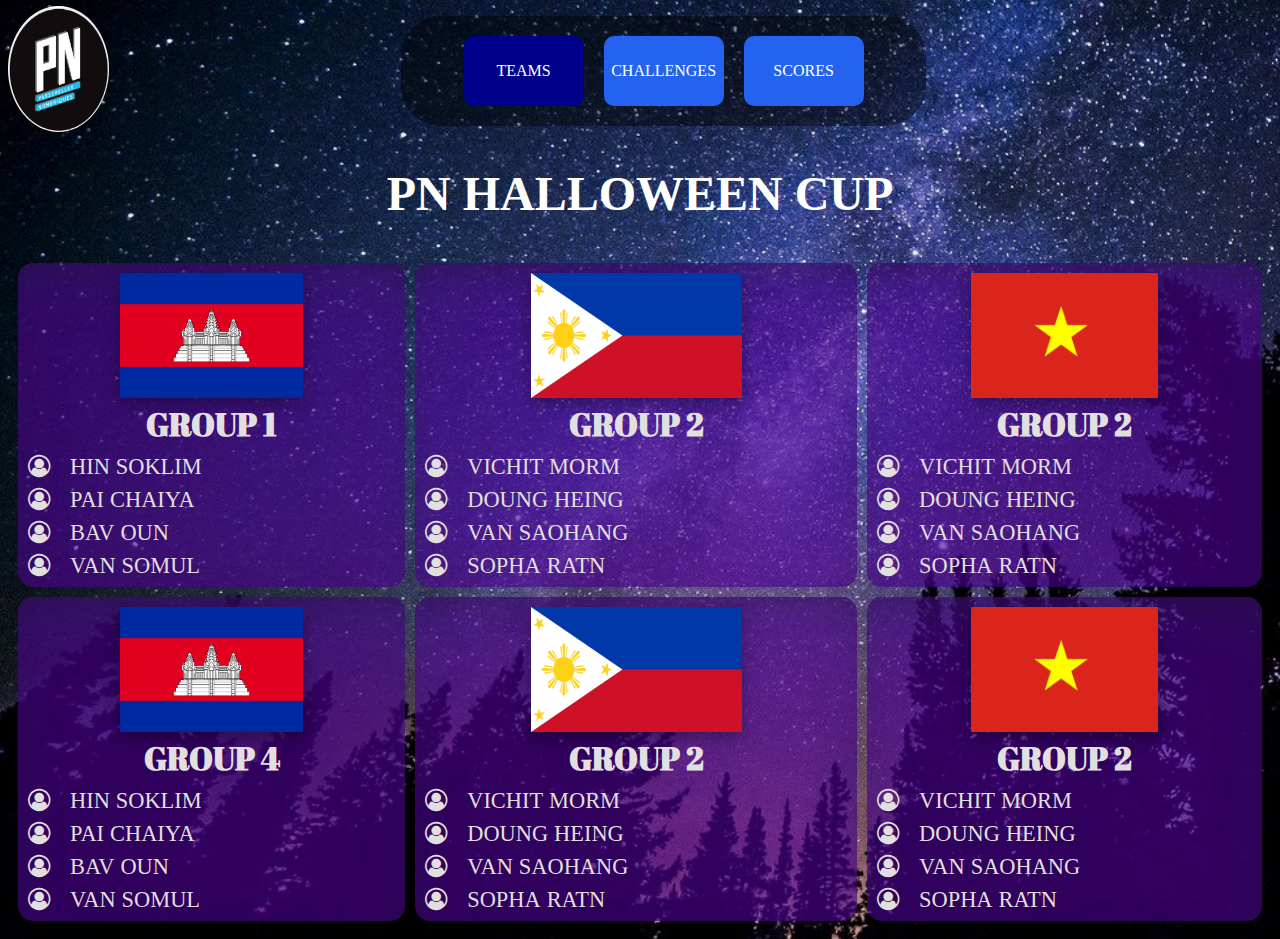
<file: index.html>
<!DOCTYPE html>
<html lang="en">
<head>
    <meta charset="UTF-8">
    <meta http-equiv="X-UA-Compatible" content="IE=edge">
    <meta name="viewport" content="width=device-width, initial-scale=1.0">
    <title>chalange</title>
    <link rel="stylesheet" href="css/style.css">
    <link rel="stylesheet" href="https://cdnjs.cloudflare.com/ajax/libs/font-awesome/4.7.0/css/font-awesome.min.css">
    <link rel="shortcut icon" href="img/pnc.png" type="image/x-icon">
</head>
<body>
        <nav>
            <div class="logo">
                <img src="img/pnc.png" alt="">
            </div>
            <div class="link">
                <li class="active"><a href="#">TEAMS</a></li>
                <li><a href="page/challenges.html">CHALLENGES</a></li>
                <li><a href="page/score.html">SCORES</a></li>
            </div>
        </nav>
    <div class="header">
        <h1>PN Halloween cup</h1>
    </div>

    <div class="container1">
        <div class="content1">
            <div class="img">
                <img src="img/cambodia.png" alt="">
            </div>
            <h4>GROUP 1</h4>
            <div class="group-member">
                <div class="member">
                    <i class="fa fa-user-circle-o"><span>HIN SOKLIM</span></i>
                </div>
                <div class="member">
                    <i class="fa fa-user-circle-o"><span>PAI CHAIYA</span></i>
                </div>
                <div class="member">
                    <i class="fa fa-user-circle-o"><span>BAV OUN</span></i>
                </div>
                <div class="member">
                    <i class="fa fa-user-circle-o"><span>VAN SOMUL</span> </i>
                </div>
            </div>
        </div>
        <div class="content2">
            <div class="img">
                <img src="img/ph.png" alt="">
            </div>
            <h4>GROUP 2</h4>
            <div class="group-member">
                <div class="member">
                    <i class="fa fa-user-circle-o"><span>VICHIT MORM</span></i>
                </div>
                <div class="member">
                    <i class="fa fa-user-circle-o"><span>DOUNG HEING</span></i>
                </div>
                <div class="member">
                    <i class="fa fa-user-circle-o"><span>VAN SAOHANG</span></i>
                </div>
                <div class="member">
                    <i class="fa fa-user-circle-o"><span>SOPHA RATN</span></i>
                </div>
            </div>
        </div>
        <div class="content3">
            <div class="img">
                <img src="img/vaitnam.png" alt="">
            </div>
            <h4>GROUP 2</h4>
            <div class="group-member">
                <div class="member">
                    <i class="fa fa-user-circle-o"><span>VICHIT MORM</span></i>
                </div>
                <div class="member">
                    <i class="fa fa-user-circle-o"><span>DOUNG HEING</span></i>
                </div>
                <div class="member">
                    <i class="fa fa-user-circle-o"><span>VAN SAOHANG</span></i>
                </div>
                <div class="member">
                    <i class="fa fa-user-circle-o"><span>SOPHA RATN</span></i>
                </div>
            </div>
        </div>
        <div class="content4">
            <div class="img">
                <img src="img/cambodia.png" alt="">
            </div>
            <h4>GROUP 4</h4>
            <div class="group-member">
                <div class="member">
                    <i class="fa fa-user-circle-o"><span>HIN SOKLIM</span></i>
                </div>
                <div class="member">
                    <i class="fa fa-user-circle-o"><span>PAI CHAIYA</span></i>
                </div>
                <div class="member">
                    <i class="fa fa-user-circle-o"><span>BAV OUN</span></i>
                </div>
                <div class="member">
                    <i class="fa fa-user-circle-o"><span>VAN SOMUL</span> </i>
                </div>
            </div>
        </div>
        <div class="content5">
            <div class="img">
                <img src="img/ph.png" alt="">
            </div>
            <h4>GROUP 2</h4>
            <div class="group-member">
                <div class="member">
                    <i class="fa fa-user-circle-o"><span>VICHIT MORM</span></i>
                </div>
                <div class="member">
                    <i class="fa fa-user-circle-o"><span>DOUNG HEING</span></i>
                </div>
                <div class="member">
                    <i class="fa fa-user-circle-o"><span>VAN SAOHANG</span></i>
                </div>
                <div class="member">
                    <i class="fa fa-user-circle-o"><span>SOPHA RATN</span></i>
                </div>
            </div>
        </div>
        <div class="content6">
            <div class="img">
                <img src="img/vaitnam.png" alt="">
            </div>
            <h4>GROUP 2</h4>
            <div class="group-member">
                <div class="member">
                    <i class="fa fa-user-circle-o"><span>VICHIT MORM</span></i>
                </div>
                <div class="member">
                    <i class="fa fa-user-circle-o"><span>DOUNG HEING</span></i>
                </div>
                <div class="member">
                    <i class="fa fa-user-circle-o"><span>VAN SAOHANG</span></i>
                </div>
                <div class="member">
                    <i class="fa fa-user-circle-o"><span>SOPHA RATN</span></i>
                </div>
            </div>
        </div>
    </div>
</body>
</html>
</file>
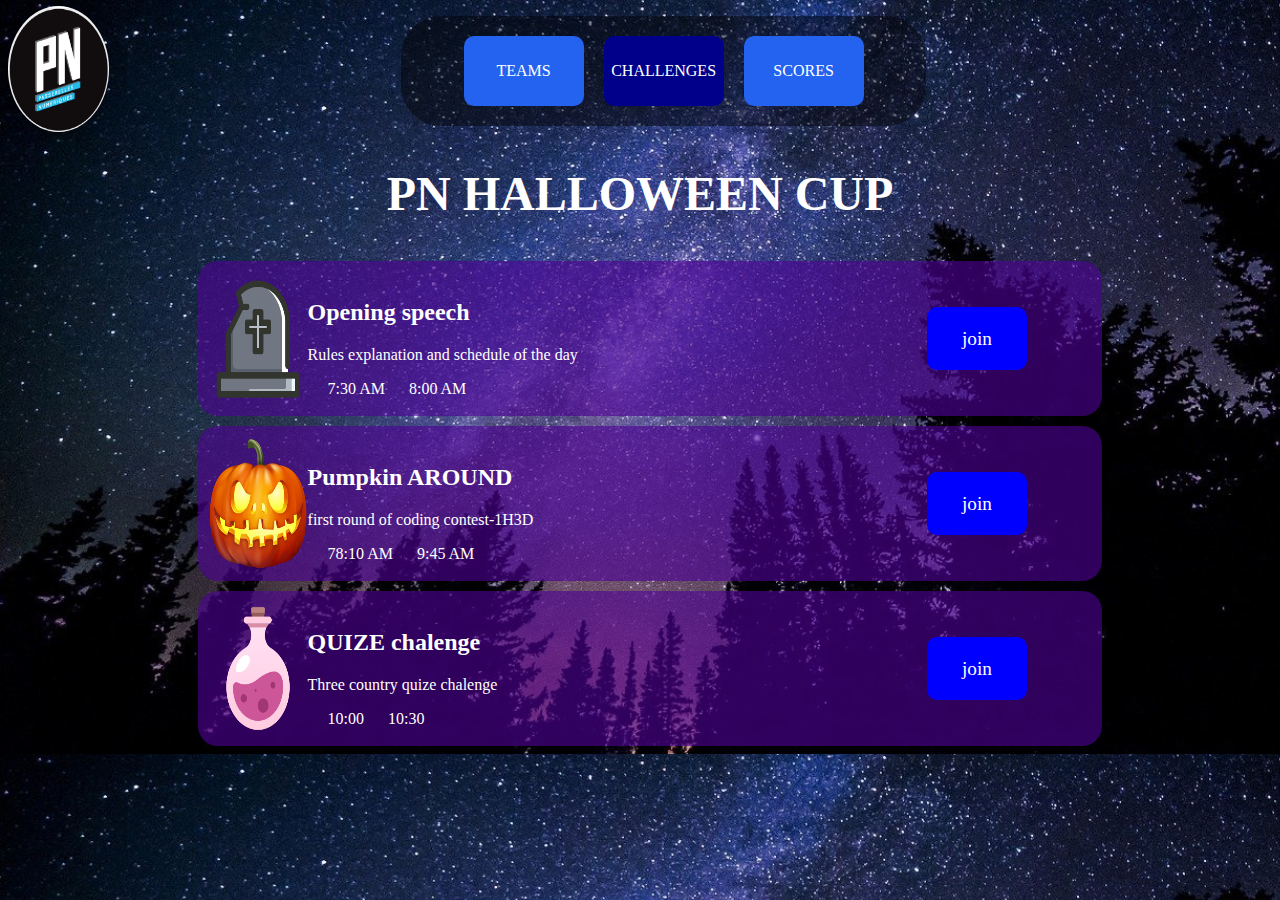
<file: page/challenges.html>
<!DOCTYPE html>
<html lang="en">
<head>
    <meta charset="UTF-8">
    <meta http-equiv="X-UA-Compatible" content="IE=edge">
    <meta name="viewport" content="width=device-width, initial-scale=1.0">
    <title>chalange</title>
    <link rel="stylesheet" href="../css/style.css">
    <link rel="stylesheet" href="https://cdnjs.cloudflare.com/ajax/libs/font-awesome/4.7.0/css/font-awesome.min.css">
    <link rel="shortcut icon" href="../img/pnc.png" type="image/x-icon">
</head>
<body>
    <nav>
        <div class="logo">
            <img src="../img/pnc.png" alt="">
        </div>
        <div class="link">
            <li><a href="../index.html">TEAMS</a></li>
            <li  class="active"><a href="#">CHALLENGES</a></li>
            <li><a href="score.html">SCORES</a></li>
        </div>
    </nav>
    <div class="header">
        <h1>PN Halloween cup</h1>
    </div>
    <div class="container2">
        <section>
           <img src="../img/tomb.png" alt="" class="image">
            <div class="text">
                <h2>Opening speech</h2>
                <p>Rules explanation and schedule of the day</p>
                <div class="time">
                    <span> 7:30 AM </span>
                    <span> 8:00 AM </span>
                </div>
            </div>
            <div class="join">
                <a href="https://meet.google.com/ugi-dfua-bab?pli=1&authuser=0" target="-blank">join</a>
            </div>
        </section>
        <section>
           <img src="../img/pumpkin.png" alt="" class="image">
            <div class="text">
                <h2>Pumpkin AROUND</h2>
                <p>first round of coding contest-1H3D</p>
                <div class="time">
                   <span>78:10 AM </span>     
                   <span>9:45 AM </span>     
                </div>
            </div>
            <div class="join">
                <a href="https://meet.google.com/aqb-jita-tcj?authuser=0&pli=1" target="-blank">join</a>
            </div>
        </section>
        <section>
           <img src="../img/bottle_chemistry_elixir_fantasy_game_icon.png" alt="" class="image">
            <div class="text">
                <h2>QUIZE chalenge</h2>
                <p>Three country quize chalenge</p>
                <div class="time">
                    <span>10:00</span>
                    <span>10:30</span>
                </div>
            </div>
            <div class="join">
                <a href="https://tel.meet/vmx-bupm-hzh?hs=5" target="-blank">join</a>
            </div>
        </section>
    </div>
</body>
</html>
</file>
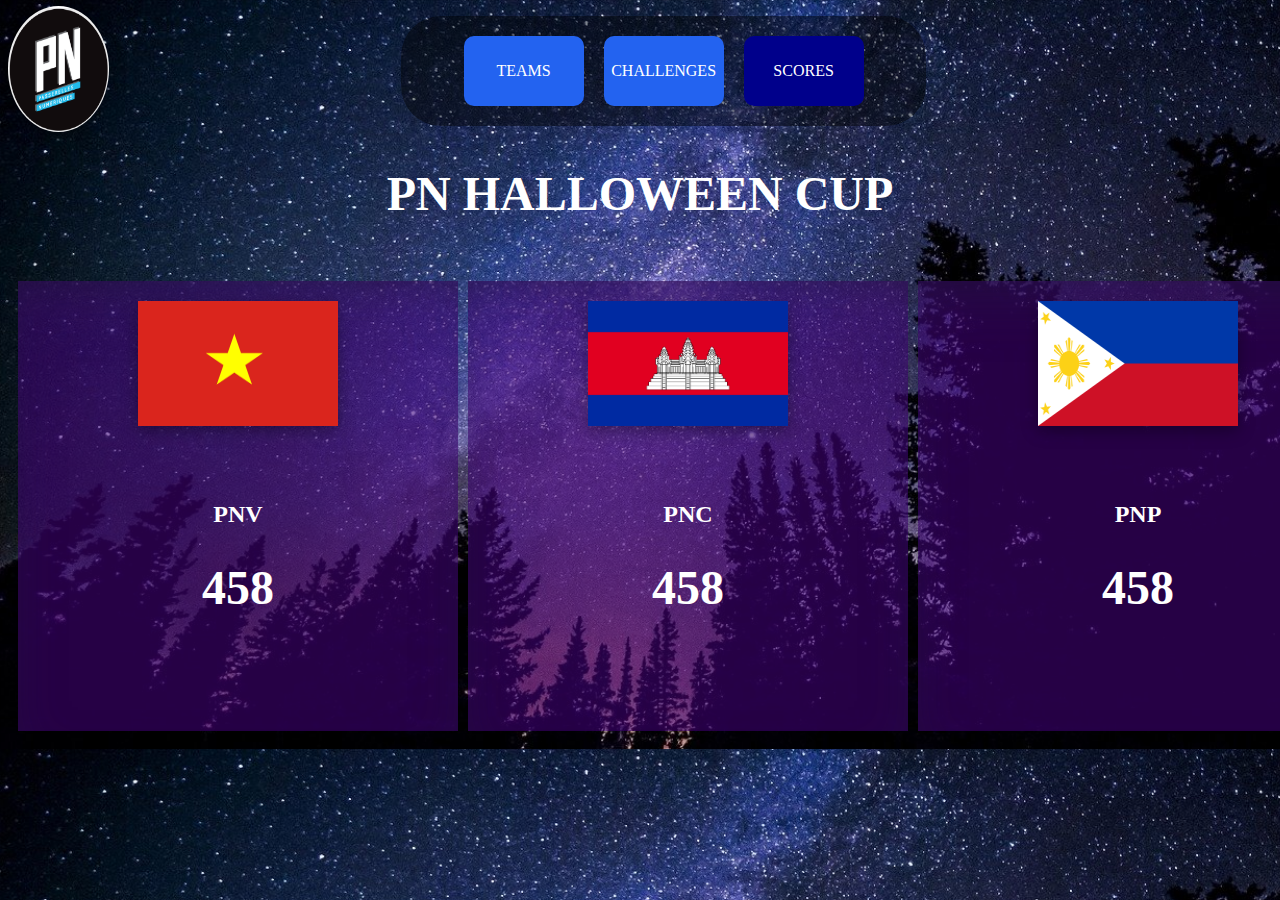
<file: page/score.html>
<!DOCTYPE html>
<html lang="en">
<head>
    <meta charset="UTF-8">
    <meta http-equiv="X-UA-Compatible" content="IE=edge">
    <meta name="viewport" content="width=device-width, initial-scale=1.0">
    <title>chalange</title>
    <link rel="stylesheet" href="../css/style.css">
    <link rel="stylesheet" href="https://cdnjs.cloudflare.com/ajax/libs/font-awesome/4.7.0/css/font-awesome.min.css">
    <link rel="shortcut icon" href="../img/pnc.png" type="image/x-icon">
</head>
<body>
    <nav>
        <div class="logo">
            <img src="../img/pnc.png" alt="">
        </div>
        <div class="link">
            <li><a href="../index.html">TEAMS</a></li>
            <li><a href="challenges.html">CHALLENGES</a></li>
            <li  class="active"><a href="#">SCORES</a></li>
        </div>
    </nav>
    <div class="header">
        <h1>PN Halloween cup</h1>
    </div>
    <div class="container3">
        <div class="score1">
            <div class="image">
                <img src="../img/vaitnam.png" alt="">
            </div>
           <h2>PNV</h2>
           <h1>458</h1>
        </div>
        <div class="score1">
            <div class="image">
                <img src="../img/cambodia.png" alt="">
            </div>
            <h2>PNC</h2>
            <h1>458</h1>
        </div>
        <div class="score1">
            <div class="image">
                <img src="../img/ph.png" alt="">
            </div>
            <h2>PNP</h2>
            <h1>458</h1>
        </div>
    </div>
</body>
</html>
</file>
<file: css/style.css>
@import url('https://fonts.googleapis.com/css2?family=Abril+Fatface&display=swap');
body{
    
    background: url(../img/milky-way-gfa69be120_1280.jpg);
    background-size: cover;
    padding: 0;
}
nav{
    width: 100%;
    height: 14vh;
    display: flex;
    align-items: center;
}
.logo{
    width: 20%;
}
nav .logo img{
    width: 40%;
    height: 14vh;
    border-radius: 50%;
}
.link{
    display: flex;
    padding: 10px;
    width: 40%;
    height: 10vh;
    background: rgba(0, 0, 0, 0.438);
    border-radius: 40px;
    justify-content: center;
    margin-left: 140px;
}
li{
    width: 100px;
    padding:10px;
    background: rgb(35, 99, 240);
    list-style: none;
    border-radius: 10px;
    margin: 10px;
    cursor: pointer;
    display: flex;
    justify-content: center;
    align-items: center;

}
.active{
    background: darkblue;
}
li:hover{
    background: cornflowerblue;
}
a{
    color: #fff;
    text-decoration: none;
}
.header{
    width: 100%;
    text-align: center;
    color: #fff;
    text-transform: uppercase
}
/* Home page */
.container1{
    margin: auto;
    display: grid;
    grid-template-columns: repeat(3,auto);
    gap: 10px;
    margin-top: 20px;
    padding: 10px;

}

.content1,.content2,.content3,.content4,.content5,.content6{
    background: rgba(78, 1, 150, 0.616);
    text-align: center;
    box-shadow: rgba(50, 50, 93, 0.25) 0px 30px 60px -12px inset, rgba(0, 0, 0, 0.3) 0px 18px 36px -18px inset;
    padding: 10px;
    color: rgb(226, 223, 223);
    border-radius: 15px;
}

.group-member .member i{
    width: 100%;
    text-align: left;
    font-size: 1.4rem;
    margin-top: 10px;
} 
h4{
    font-size: 2rem;
    font-family: 'Abril Fatface', cursive;
    margin: 0;
}
span{
    margin-left: 20px;
}
img{
    width: 50%;
    height: 125px;
    box-shadow: rgba(0, 0, 0, 0.35) 0px 5px 15px;
}
/* chalenges page */
.container2{
    width: 70%;
    margin: auto;
    margin-top: 40px;
}
section{
    width: 100%;
    background: rgba(78, 1, 150, 0.616);
    display: flex;
    align-items: center;
    margin-top: 10px;
    border-radius:20px ;
    padding: 10px;
    color: #fff;
}
section:hover{
    background: rgba(12, 152, 156, 0.884);
}
.image{
    width: 100px;
    height: 15vh;
    box-shadow: none;
}
.text{
    width: 70%;
}
.join{
    width: 100px;
    height: 7vh;
    font-size: 1.2rem;
    background: blue;
    display: flex;
    justify-content: center;
    align-items: center;
    border-radius:10px ;
}
.join:hover{
    background: rgba(82, 139, 245, 0.897);
}
/* Score */
.container3{
    display: grid;
    grid-template-columns: repeat(3,auto);
    gap: 10px;
    height: 50vh;
    color: white;
    margin-top: 50px;
    padding: 10px;
}
.score1,.score2,.score3{
    background: rgba(69, 1, 124, 0.555);
    box-shadow: rgba(50, 50, 93, 0.25) 0px 30px 60px -12px inset, rgba(0, 0, 0, 0.3) 0px 18px 36px -18px inset;
    text-align: center;
    padding: 20px;
}
.container3 .image{
    width: 400px;
    height: 20vh;
}
h1{
    font-size: 3rem;
}
</file>
